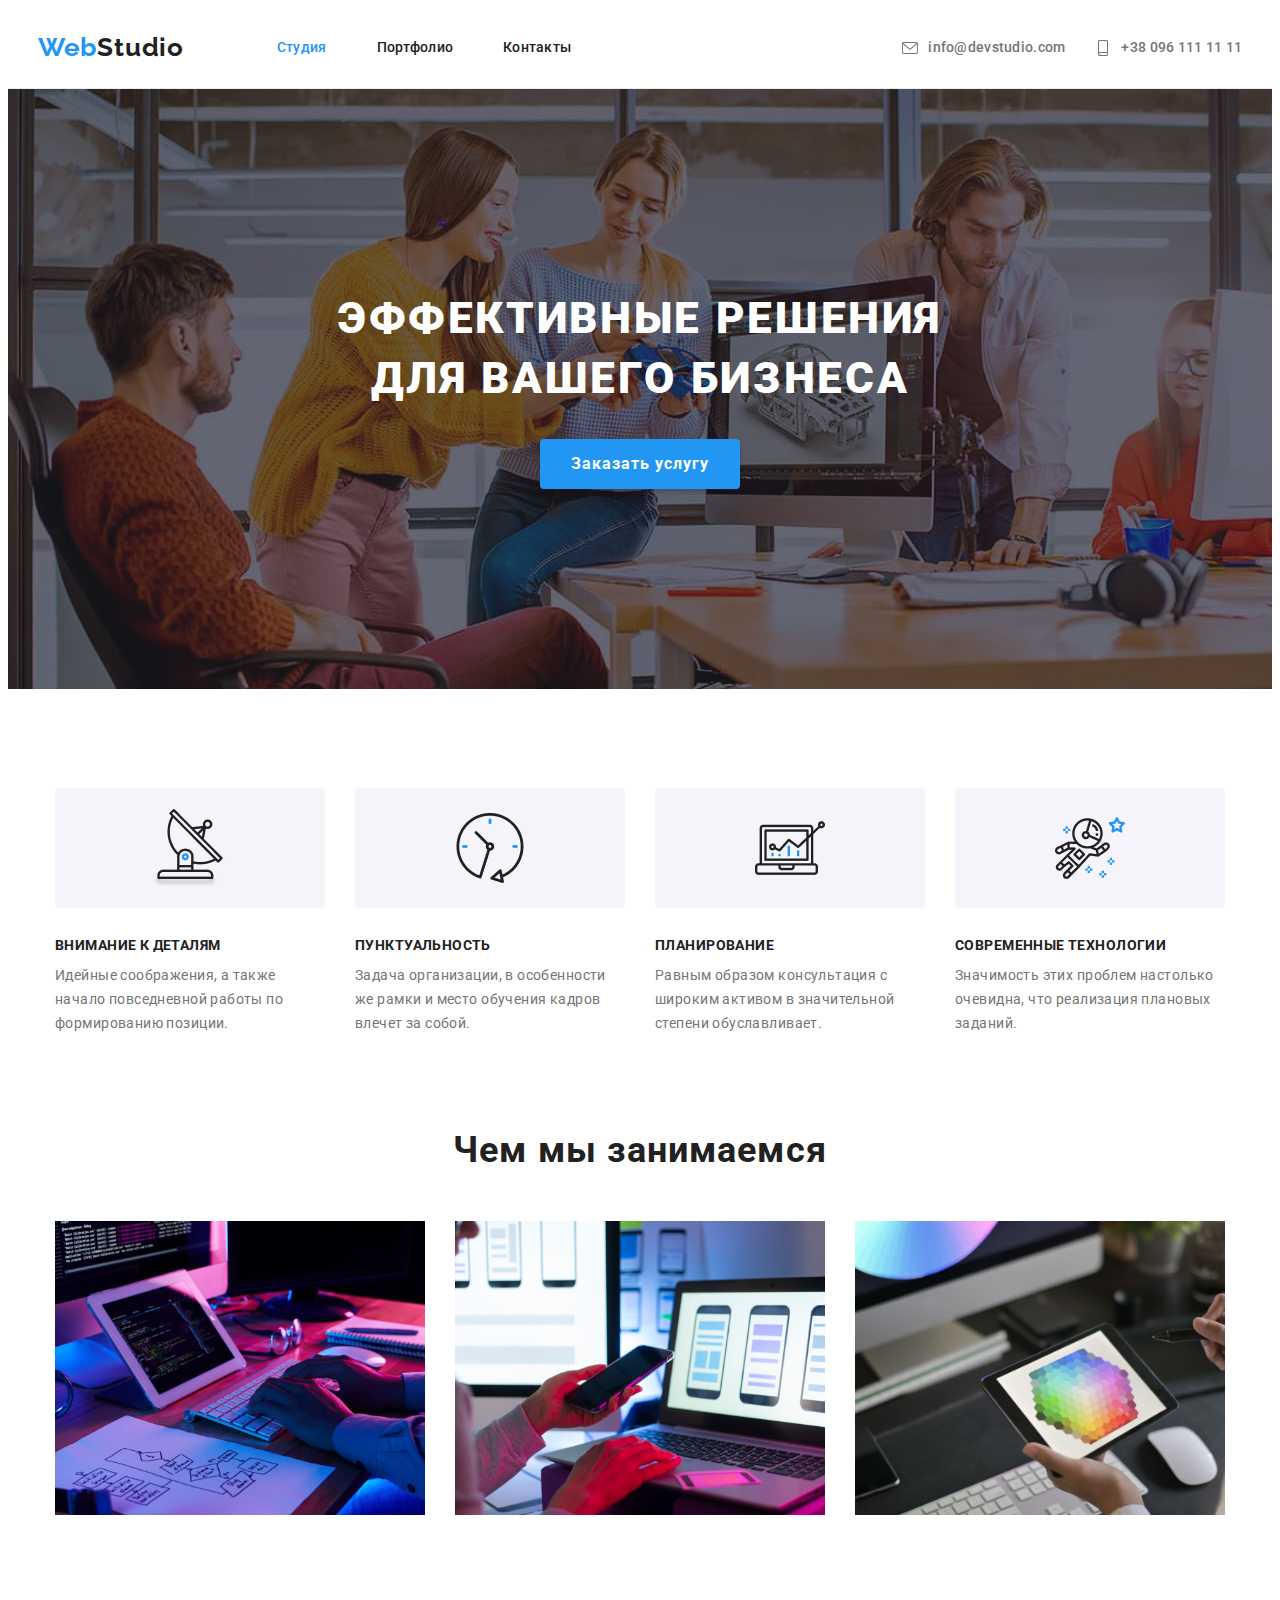
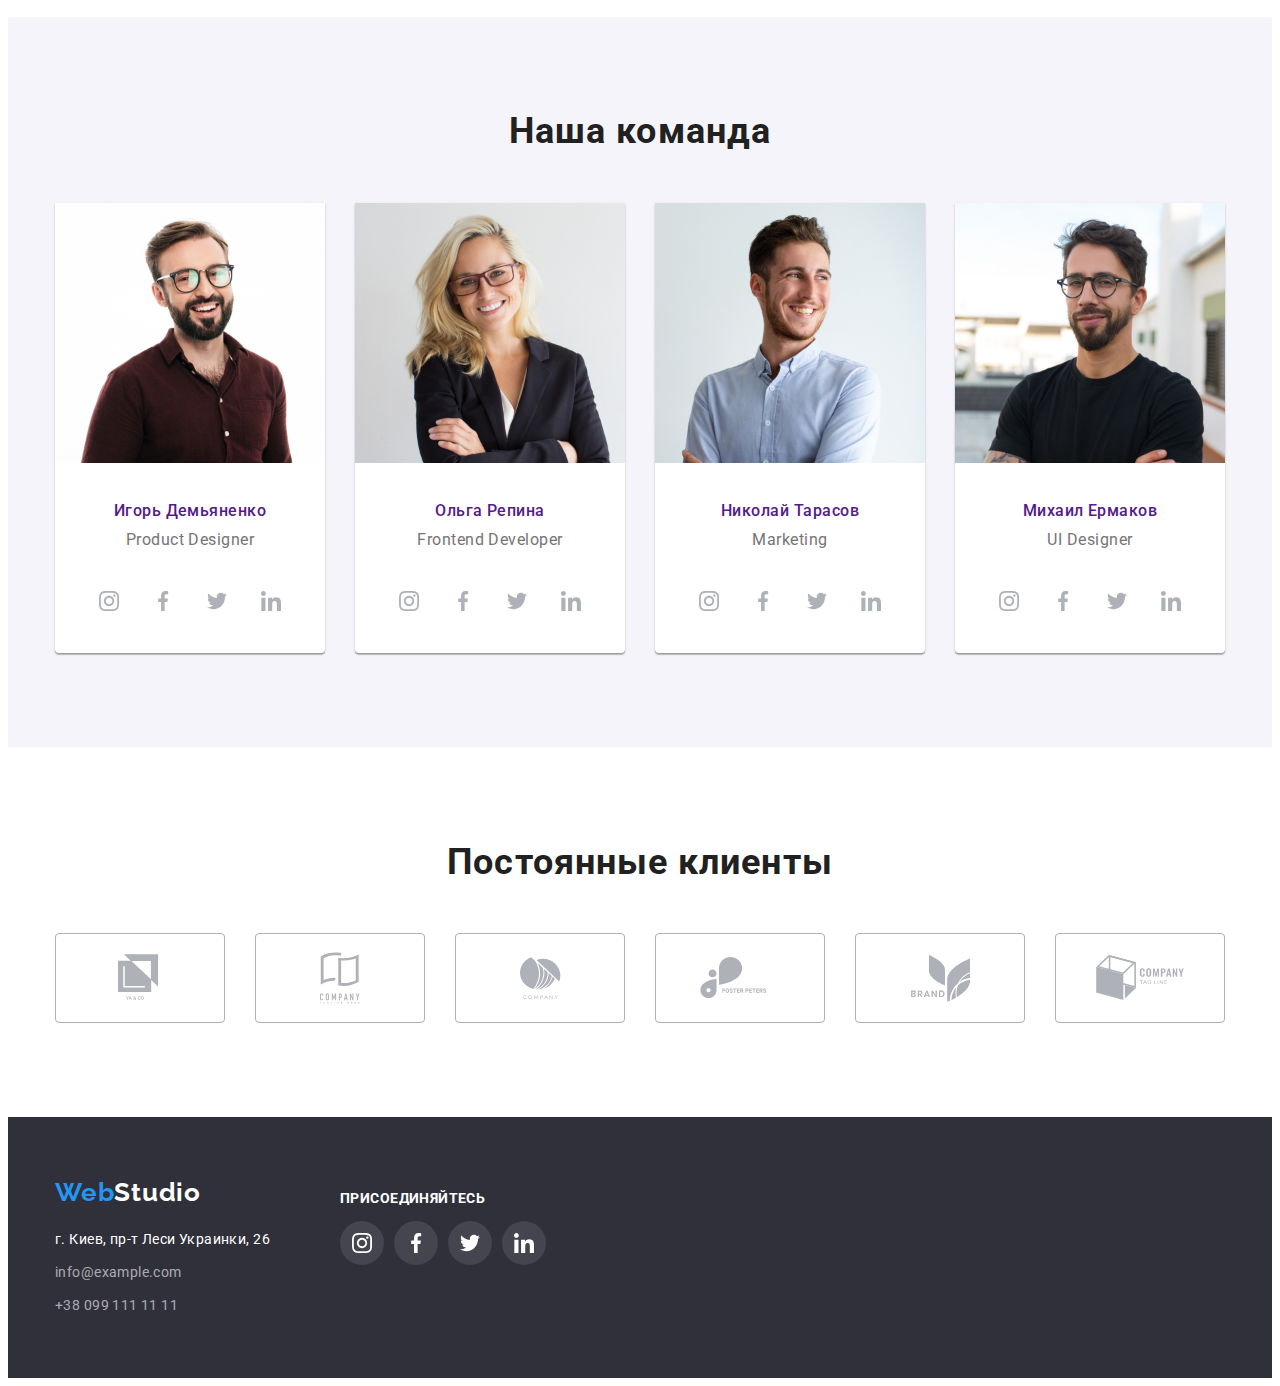
<file: index.html>
<!DOCTYPE html>
<html lang="en">

<head>

    <meta charset="UTF-8">
    <meta http-equiv="X-UA-Compatible" content="IE=edge">
    <meta name="viewport" content="width=device-width, initial-scale=1.0">
    <title>Git rules!</title>

    <!-- <link rel="stylesheet" href="https://cdnjs.cloudflare.com/ajax/libs/modern-normalize/1.0.0/modern-normalize.min.css" /> -->
    <link rel="preconnect" href="https://fonts.googleapis.com">
    <link rel="preconnect" href="https://fonts.gstatic.com" crossorigin>
    <link
        href="https://fonts.googleapis.com/css2?family=Raleway:wght@700&family=Roboto:wght@400;500;700;900&display=swap"
        rel="stylesheet">
    <link rel="stylesheet" href="https://cdnjs.cloudflare.com/ajax/libs/modern-normalize/1.1.0/modern-normalize.min.css"
        integrity="sha512-wpPYUAdjBVSE4KJnH1VR1HeZfpl1ub8YT/NKx4PuQ5NmX2tKuGu6U/JRp5y+Y8XG2tV+wKQpNHVUX03MfMFn9Q=="
        crossorigin="anonymous" referrerpolicy="no-referrer" />
    <link rel="stylesheet" href="./css/styles.css">
</head>

<body>
    <!-- Test rep -->
    <!-- Шапка сайта -->
    <header class="page-header">
        <div class="header">
            <!-- Навигация по сайту -->
            <nav class="nav-style">

                <a class="logo-header link" href="./index.html"><span class="logo-blue">Web</span>Studio</a>



                <ul class="head-nav list">
                    <li class="item"><a href="./index.html" class="link current">Студия</a></li>
                    <li class="item"><a href="./portfolio.html" class="link ">Портфолио</a></li>
                    <li class="item"><a href="" class="link ">Контакты</a></li>
                </ul>

            </nav>


            <!-- Контакты -->

            <ul class="contacts list  ">

                <li class="item-pm">
                    <a class="link flex " href="mailto:info@devstudio.com">
                        <svg class=contacts-icon>
                            <use href="./image/social/symbol-defs.svg#icon-mail">
                            </use>
                        </svg>
                        info@devstudio.com
                    </a>
                </li>

                <li class="item-pm">
                    <a class="link flex" href="tel:+380961111111">
                        <svg class=contacts-icon>
                            <use href="./image/social/symbol-defs.svg#icon-phone">

                            </use>

                        </svg>
                        +38 096 111 11 11
                    </a>
                </li>
            </ul>
        </div>
    </header>

    <main>
        <section class="head-button">
            <div class="container">


                <h1>Эффективные решения <br /> для вашего бизнеса</h1>
                <!-- <a href="" class="button primary" type="button">Заказать услугу</a> -->
                <div class="button-center"> <button type="button" class="button primary"> Заказать услугу</button></div>




            </div>
        </section>

        <!-- Особенности -->
        <section class="features">
            <div class="container">
                <ul class="list">
                    <li class="item details ">

                        <h3 class="title">Внимание к деталям</h3>
                        <p class="feature-text">Идейные соображения, а также начало повседневной работы по формированию
                            позиции.</p>
                    </li>
                    <li class="item clock">

                        <h3 class="title">Пунктуальность</h3>
                        <p class="feature-text">Задача организации, в особенности же рамки и место обучения кадров
                            влечет за собой.</p>
                    </li>
                    <li class="item computer">

                        <h3 class="title">Планирование</h3>
                        <p class="feature-text">Равным образом консультация с широким активом в значительной степени
                            обуславливает.</p>
                    </li>
                    <li class="item astranaut">

                        <h3 class="title">Современные технологии</h3>
                        <p class="feature-text">Значимость этих проблем настолько очевидна, что реализация плановых
                            заданий.</p>
                    </li>
                </ul>
            </div>
        </section>


        <!-- Перечень услуг -->
        <section class="boxes">
            <div class="container">
                <h2 class="section-tittle centered">Чем мы занимаемся</h2>
                <ul class="list">
                    <li class="item"><a href=""><img src=" ./image/1.svg" alt="Coding" width="370"></a></li>
                    <li class="item"><a href=""><img src="./image/2.svg" alt="Mobile" width="370"></a></li>
                    <li class="item"><a href=""><img src="./image/3.svg" alt="Graphic" width="370"></a></li>
                </ul>
            </div>
        </section>

        <!-- Команда -->
        <section class="team">
            <div class="container">
                <h2 class="section-tittle centered">Наша команда</h2>
                <ul class="list">
                    <li class="item">
                        <a class="link" href="">
                            <img src="./image/Игорь.jpg" alt="Игорь Демьяниненко" width="270">
                            <h3>Игорь Демьяненко</h3>
                            <p>Product Designer</p>
                            <ul class="social  ">
                                <li>
                                    <a href="">
                                        <div class="team-social">
                                            <svg class="social-icon">
                                                <use href="./image/social/symbol-defs.svg#icon-instagram">
                                                </use>
                                            </svg>
                                        </div>
                                    </a>

                                </li>
                                <li>
                                    <a href="">
                                        <div class="team-social">
                                            <svg class="social-icon">
                                                <use href="./image/social/symbol-defs.svg#icon-facebook">
                                                </use>
                                            </svg>
                                        </div>
                                    </a>
                                </li>
                                <li>

                                    <a href="">
                                        <div class="team-social">
                                            <svg class="social-icon">
                                                <use href="./image/social/symbol-defs.svg#icon-twitter">
                                                </use>
                                            </svg>
                                        </div>
                                    </a>
                                </li>
                                <li>
                                    <a href="">
                                        <div class="team-social">
                                            <svg class="social-icon">
                                                <use href=./image/social/symbol-defs.svg#icon-linkedin>
                                                </use>
                                            </svg>
                                        </div>
                                    </a>
                                </li>
                            </ul>


                    </li>

                    <li class="item">
                        <a class="link" href="">
                            <img src="./image/Ольга.jpg" alt="Ольга Репина" width="270">
                            <h3>Ольга Репина</h3>
                            <p>Frontend Developer</p>
                            <ul class="social  ">
                                <li>
                                    <a href="">
                                        <div class="team-social">
                                            <svg class="social-icon">
                                                <use href="./image/social/symbol-defs.svg#icon-instagram">
                                                </use>
                                            </svg>
                                        </div>
                                    </a>

                                </li>
                                <li>
                                    <a href="">
                                        <div class="team-social">
                                            <svg class="social-icon">
                                                <use href="./image/social/symbol-defs.svg#icon-facebook">
                                                </use>
                                            </svg>
                                        </div>
                                    </a>
                                </li>
                                <li>

                                    <a href="">
                                        <div class="team-social">
                                            <svg class="social-icon">
                                                <use href="./image/social/symbol-defs.svg#icon-twitter">
                                                </use>
                                            </svg>
                                        </div>
                                    </a>
                                </li>
                                <li>
                                    <a href="">
                                        <div class="team-social">
                                            <svg class="social-icon">
                                                <use href=./image/social/symbol-defs.svg#icon-linkedin>
                                                </use>
                                            </svg>
                                        </div>
                                    </a>
                                </li>
                            </ul>
                        </a>
                    </li>
                    <a class="link" href="">
                        <li class="item">
                            <img src="./image/Николай.jpg" alt="Николай Тарасов" width="270">
                            <h3>Николай Тарасов</h3>
                            <p>Marketing</p>
                            <ul class="social  ">
                                <li>
                                    <a href="">
                                        <div class="team-social">
                                            <svg class="social-icon">
                                                <use href="./image/social/symbol-defs.svg#icon-instagram">
                                                </use>
                                            </svg>
                                        </div>
                                    </a>

                                </li>
                                <li>
                                    <a href="">
                                        <div class="team-social">
                                            <svg class="social-icon">
                                                <use href="./image/social/symbol-defs.svg#icon-facebook">
                                                </use>
                                            </svg>
                                        </div>
                                    </a>
                                </li>
                                <li>

                                    <a href="">
                                        <div class="team-social">
                                            <svg class="social-icon">
                                                <use href="./image/social/symbol-defs.svg#icon-twitter">
                                                </use>
                                            </svg>
                                        </div>
                                    </a>
                                </li>
                                <li>
                                    <a href="">
                                        <div class="team-social">
                                            <svg class="social-icon">
                                                <use href=./image/social/symbol-defs.svg#icon-linkedin>
                                                </use>
                                            </svg>
                                        </div>
                                    </a>
                                </li>
                            </ul>
                    </a>
                    </li>
                    <a class="link" href="">
                        <li class="item">
                            <img src="./image/Михаил.jpg" alt="Михаил Ермаков" width="270">
                            <h3>Михаил Ермаков</h3>
                            <p>UI Designer</p>
                            <ul class="social  ">
                                <li>
                                    <a href="">
                                        <div class="team-social">
                                            <svg class="social-icon">
                                                <use href="./image/social/symbol-defs.svg#icon-instagram">
                                                </use>
                                            </svg>
                                        </div>
                                    </a>

                                </li>
                                <li>
                                    <a href="">
                                        <div class="team-social">
                                            <svg class="social-icon">
                                                <use href="./image/social/symbol-defs.svg#icon-facebook">
                                                </use>
                                            </svg>
                                        </div>
                                    </a>
                                </li>
                                <li>

                                    <a href="">
                                        <div class="team-social">
                                            <svg class="social-icon">
                                                <use href="./image/social/symbol-defs.svg#icon-twitter">
                                                </use>
                                            </svg>
                                        </div>
                                    </a>
                                </li>
                                <li>
                                    <a href="">
                                        <div class="team-social">
                                            <svg class="social-icon">
                                                <use href=./image/social/symbol-defs.svg#icon-linkedin>
                                                </use>
                                            </svg>
                                        </div>
                                    </a>
                                </li>
                            </ul>
                    </a>
                    </li>

                </ul>
            </div>
        </section>
    </main>


    <section class="clients">
        <div class="container">
            <h2>Постоянные клиенты</h2>
            <ul class="list">
                <li class="clients-li">
                    <a href="">
                        <div class="clients-img">
                            <svg class="client-icons" width="44.27" height="49.23">
                                <use href=./image/social/symbol-defs.svg#icon-logo-1>

                                </use>
                            </svg>
                        </div>
                    </a>
                </li>
                <li>
                    <a href="">
                        <div class="clients-img">
                            <svg class="client-icons" width="40" height="52">
                                <use href=./image/social/symbol-defs.svg#icon-logo-2>

                                </use>
                            </svg>
                        </div>
                    </a>
                </li>
                <li>
                    <a href="">
                        <div class="clients-img">
                            <svg class="client-icons" width="41" height="42.6">
                                <use href=./image/social/symbol-defs.svg#icon-logo-3>

                                </use>
                            </svg>
                        </div>
                    </a>
                </li>
                <li>
                    <a href="">
                        <div class="clients-img">
                            <svg class="client-icons" width="79.66" height="42.02">
                                <use href=./image/social/symbol-defs.svg#icon-logo-4>

                                </use>
                            </svg>
                        </div>
                    </a>
                </li>
                <li>
                    <a href="">
                        <div class="clients-img">
                            <svg class="client-icons" width="59" height="47">
                                <use href=./image/social/symbol-defs.svg#icon-logo-5>

                                </use>
                            </svg>
                        </div>
                    </a>
                </li>
                <li>
                    <a href="">
                        <div class="clients-img">
                            <svg class="client-icons" width="88.48" height="45.44">
                                <use href=./image/social/symbol-defs.svg#icon-logo-6>

                                </use>
                            </svg>
                        </div>
                    </a>
                </li>
            </ul>
        </div>
    </section>

    <!-- Футер -->
    <footer class="footer-nav">
        <div class="fotter-all container ">
            <div class="footer-container">
                <a class="logo-footer link" href="./index.html"><span class="logo-blue">Web</span>Studio</a>
                <address>
                    <ul class="list">
                        <li class="item adress link">
                            г. Киев, пр-т Леси Украинки, 26 <br />
                        </li>
                        <li class="item">
                            <a class="footer-contacts" href="mailto:info@devstudio.com">info@example.com</a>
                        </li>
                        <li class="item">
                            <a class="footer-contacts" href="tel:+380961111111">+38 099 111 11 11</a>
                        </li>
                    </ul>
                </address>
            </div>
            <div class="connect">
                <p class="tittle-connect">ПРИСОЕДИНЯЙТЕСЬ</p>
                <ul class="list connect-list">
                    <li>
                        <a href="">
                            <div class="connect-social">
                                <svg class="connect-icon">
                                    <use href="./image/social/symbol-defs.svg#icon-instagram">
                                    </use>
                                </svg>
                            </div>
                        </a>

                    </li>
                    <li>
                        <a href="">
                            <div class="connect-social">
                                <svg class="connect-icon">
                                    <use href="./image/social/symbol-defs.svg#icon-facebook">
                                    </use>
                                </svg>
                            </div>
                        </a>
                    </li>
                    <li>

                        <a href="">
                            <div class="connect-social">
                                <svg class="connect-icon">
                                    <use href="./image/social/symbol-defs.svg#icon-twitter">
                                    </use>
                                </svg>
                            </div>
                        </a>
                    </li>
                    <li>
                        <a href="">
                            <div class="connect-social">
                                <svg class="connect-icon">
                                    <use href=./image/social/symbol-defs.svg#icon-linkedin>
                                    </use>
                                </svg>
                            </div>
                        </a>
                    </li>
                </ul>
            </div>
        </div>
    </footer>


</body>

</html>
</file>
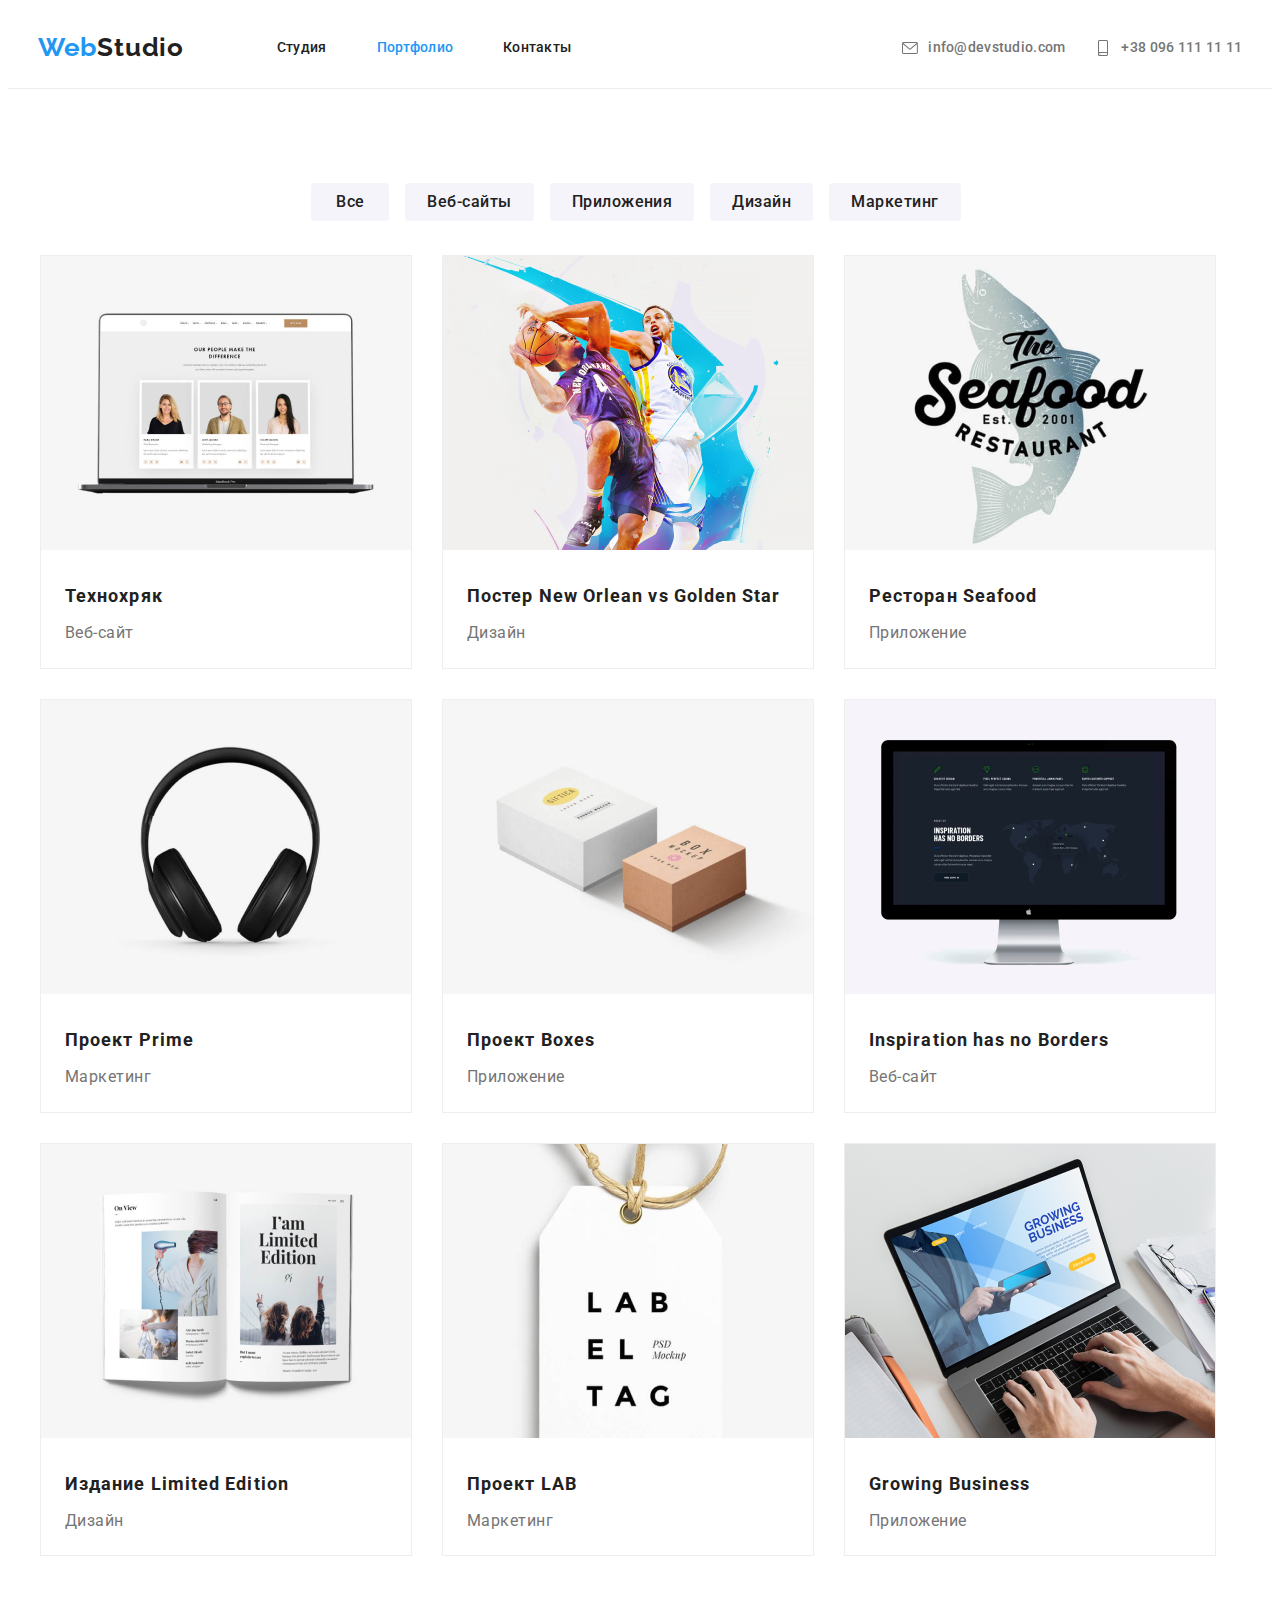
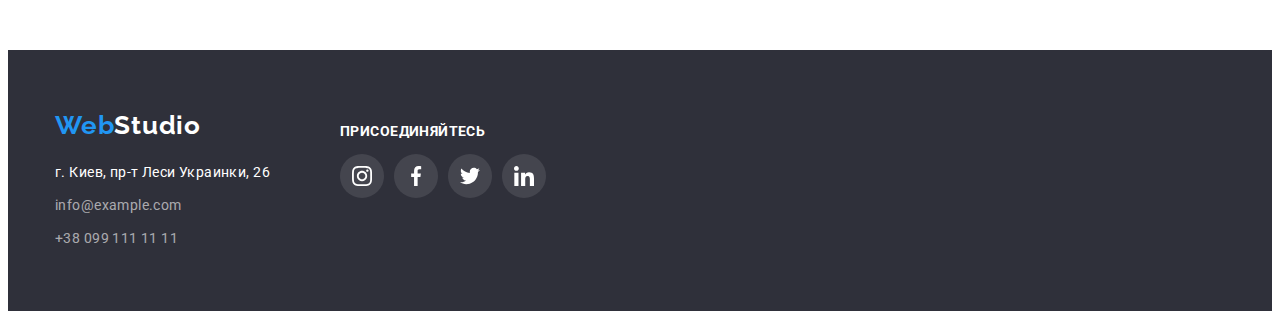
<file: portfolio.html>
<!DOCTYPE html>
<html lang="ru">

<head>
    <meta charset="UTF-8">
    <meta http-equiv="X-UA-Compatible" content="IE=edge">
    <meta name="viewport" content="width=device-width, initial-scale=1.0">
    <title>Portfolio</title>

    <link rel="preconnect" href="https://fonts.googleapis.com">
    <link rel="preconnect" href="https://fonts.gstatic.com" crossorigin>
    <link
        href="https://fonts.googleapis.com/css2?family=Raleway:wght@700&family=Roboto:wght@400;500;700;900&display=swap"
        rel="stylesheet">
    <link rel="stylesheet" href="https://cdnjs.cloudflare.com/ajax/libs/modern-normalize/1.1.0/modern-normalize.min.css"
        integrity="sha512-wpPYUAdjBVSE4KJnH1VR1HeZfpl1ub8YT/NKx4PuQ5NmX2tKuGu6U/JRp5y+Y8XG2tV+wKQpNHVUX03MfMFn9Q=="
        crossorigin="anonymous" referrerpolicy="no-referrer" />
    <link rel="stylesheet" href="./css/styles.css">
</head>


<body>

    <!-- Шапка сайта -->
    <!-- Шапка сайта -->
    <header class="page-header">
        <div class="header">
            <!-- Навигация по сайту -->
            <nav class="nav-style">

                <a class="logo-header link" href="./index.html"><span class="logo-blue">Web</span>Studio</a>



                <ul class="head-nav list">
                    <li class="item"><a href="./index.html" class="link ">Студия</a></li>
                    <li class="item"><a href="./portfolio.html" class="link current">Портфолио</a></li>
                    <li class="item"><a href="" class="link ">Контакты</a></li>
                </ul>

            </nav>


            <!-- Контакты -->

            <ul class="contacts list  ">

                <li class="item-pm">
                    <a class="link flex " href="mailto:info@devstudio.com">
                        <svg class=contacts-icon>
                            <use href="./image/social/symbol-defs.svg#icon-mail">
                            </use>
                        </svg>
                        info@devstudio.com
                    </a>
                </li>

                <li class="item-pm">
                    <a class="link flex" href="tel:+380961111111">
                        <svg class=contacts-icon>
                            <use href="./image/social/symbol-defs.svg#icon-phone">

                            </use>

                        </svg>
                        +38 096 111 11 11
                    </a>
                </li>
            </ul>
        </div>
    </header>

    <!-- Фильтры -->
    <main>

        <h1 hidden>Страница Портфолио</h1>
        <section class="filter">

            <!-- Перечень фильтров  -->
            <ul class="list">
                <li class="item"><button class="button" type="button">Все</button></li>
                <li class="item"><button class="button" type="button">Веб-сайты</button></li>
                <li class="item"><button class="button" type="button">Приложения</button></li>
                <li class="item"><button class="button" type="button">Дизайн</button></li>
                <li class="item"><button class="button" type="button">Маркетинг</button></li>

            </ul>

        </section>


        <!-- Проекты  -->
        <section class="project">
            <!-- Список проектов -->
            <div class="project-container ">
                <ul class="list">
                    <li class="item">
                        <a class="link" href="">
                            <img src="./image/Portfolio/1.jpg" alt="Главная страница сайты технохряк" width="370">
                            <h3>Технохряк</h3>
                            <p>Веб-сайт</p>
                        </a>
                    </li>
                    <li class="item">
                        <a class="link" href="">
                            <img src="./image/Portfolio/2.png" alt="Постер Баскетболистов" width="370">
                            <h3>Постер New Orlean vs Golden Star</h3>
                            <p>Дизайн</p>
                        </a>
                    </li>
                    <li class="item">
                        <a class="link" href="">
                            <img src="./image/Portfolio/3.png" alt="Логотип ресторана" width="370">
                            <h3>Ресторан Seafood</h3>
                            <p>Приложение</p>
                        </a>
                    <li class="item">
                        <a class="link" href="">
                            <img src="./image/Portfolio/4.png" alt="Наушники" width="370">
                            <h3>Проект Prime</h3>
                            <p>Маркетинг</p>
                        </a>
                    </li>
                    <li class="item">
                        <a class="link" href="">
                            <img src="./image/Portfolio/5.png" alt="Коробки" width="370">
                            <h3>Проект Boxes</h3>
                            <p>Приложение</p>
                        </a>
                    <li class="item">
                        <a class="link" href="">
                            <img src="./image/Portfolio/6.png" alt="Монитор" width="370">
                            <h3>Inspiration has no Borders</h3>
                            <p>Веб-сайт</p>
                        </a>
                    <li class="item">
                        <a class="link" href="">
                            <img src="./image/Portfolio/7.png" alt="Журнал" width="370">
                            <h3>Издание Limited Edition</h3>
                            <p>Дизайн</p>
                        </a>
                    <li class="item">
                        <a class="link" href="">
                            <img src="./image/Portfolio/8.png" alt="Логотип" width="370">
                            <h3>Проект LAB</h3>
                            <p>Маркетинг</p>
                        </a>
                    <li class="item">
                        <a class="link" href="">
                            <img src="./image/Portfolio/9.png" alt="Ноутбук" width="370">
                            <h3>Growing Business</h3>
                            <p>Приложение</p>
                        </a>

                </ul>
            </div>
        </section>


    </main>


    <!-- Футер -->
    <!-- Футер -->
    <footer class="footer-nav">
        <div class="fotter-all container ">
            <div class="footer-container">
                <a class="logo-footer link" href="./index.html"><span class="logo-blue">Web</span>Studio</a>
                <address>
                    <ul class="list">
                        <li class="item adress link">
                            г. Киев, пр-т Леси Украинки, 26 <br />
                        </li>
                        <li class="item">
                            <a class="footer-contacts" href="mailto:info@devstudio.com">info@example.com</a>
                        </li>
                        <li class="item">
                            <a class="footer-contacts" href="tel:+380961111111">+38 099 111 11 11</a>
                        </li>
                    </ul>
                </address>
            </div>
            <div class="connect">
                <p class="tittle-connect">ПРИСОЕДИНЯЙТЕСЬ</p>
                <ul class="list connect-list">
                    <li>
                        <a href="">
                            <div class="connect-social">
                                <svg class="connect-icon">
                                    <use href="./image/social/symbol-defs.svg#icon-instagram">
                                    </use>
                                </svg>
                            </div>
                        </a>

                    </li>
                    <li>
                        <a href="">
                            <div class="connect-social">
                                <svg class="connect-icon">
                                    <use href="./image/social/symbol-defs.svg#icon-facebook">
                                    </use>
                                </svg>
                            </div>
                        </a>
                    </li>
                    <li>

                        <a href="">
                            <div class="connect-social">
                                <svg class="connect-icon">
                                    <use href="./image/social/symbol-defs.svg#icon-twitter">
                                    </use>
                                </svg>
                            </div>
                        </a>
                    </li>
                    <li>
                        <a href="">
                            <div class="connect-social">
                                <svg class="connect-icon">
                                    <use href=./image/social/symbol-defs.svg#icon-linkedin>
                                    </use>
                                </svg>
                            </div>
                        </a>
                    </li>
                </ul>
            </div>
        </div>
    </footer>


</body>

</html>
</file>
<file: css/styles.css>
html {
  box-sizing: border-box;
}
*,
*::before,
*::after {
  box-sizing: inherit;
}
/* Цвета */
:root {
  --grey: #757575;
  --main-black: #212121;
  --background: #2f303a;
  --button-background: #f5f4fa;
  --background-white: #ffffff;
  --footer-rgba: rgba(255, 255, 255, 0.6);
  --hover: #2196f3;
}

body {
  color: var(--main-black);

  font-family: 'Roboto', sans-serif;
  font-size: 14px;
  line-height: 1.71;
  letter-spacing: 0.03em;
}

/* Убрать точки у списков */
ul,
ol {
  list-style: none;
  margin: 0;
  padding: 0;
}

/* Убрать подчеркивания у ссылок */
a {
  text-decoration: none;
}
/* h1-h6 */
h1,
h2,
h3,
h4,
h5,
h6,
p {
  margin: 0;
  padding: 0;
}
/* Ширина основоной страници */
.container {
  max-width: 1200px;
  padding-left: 15px;
  padding-right: 15px;
  margin-left: auto;
  margin-right: auto;
}

/* Логотип в шапке */
.logo-header {
  color: var(--main-black);
  font-weight: 700;
  font-family: 'Raleway', sans-serif;
  font-size: 26px;
  line-height: 1.19;
  letter-spacing: 0.03em;
  margin-left: 0;
  margin-right: 93px;
  margin-top: 24px;
  margin-bottom: 25px;
}
.logo-blue {
  color: #2196f3;
}

/* Логотип футер */
.logo-footer {
  color: var(--background-white);
  font-weight: 700;
  font-family: 'Raleway', sans-serif;
  font-size: 26px;
  line-height: 1.19;
  letter-spacing: 0.03em;
  display: inline-block;
  margin-bottom: 20px;
}

/* стили для шапки */
.head-nav .link {
  color: var(--main-black);
  font-weight: 500;
  font-size: 14px;
  line-height: 1.14;
  letter-spacing: 0.02em;
  display: block;
}
.head-nav {
  display: flex;
  margin-top: 32px;
  margin-bottom: 32px;
  margin-right: 331px;
}
/* .head-nav .item {
  margin-right: 50px;
}
.head-nav .item:last-child {
  margin-right: 0;
} */
.head-nav .item:not(:last-child) {
  margin-right: 50px;
}
/* расположение элементов в шапке */
.page-header {
  display: flex;
  align-items: center;
  justify-content: center;
}
.page-header {
  border-bottom: 1px solid #ececec;
}
.nav-style {
  display: flex;
  align-items: center;
  justify-content: center;
}
/* .nav-style {
  display: flex;
  align-items: center;
  justify-content: center;
} */

.head-nav .link:hover,
.head-nav .link:focus {
  color: var(--hover);
}
/* Контакты */
.contacts {
  display: flex;
}
.contacts .item:not(:last-child) {
  margin-right: 50px;
  /* justify-content: flex-end; */
}
.contacts .link {
  color: var(--grey);
  font-weight: 500;
  line-height: 1.14;
  letter-spacing: 0.02em;
  display: block;
}

.contacts .item {
  display: flex;
}
.contacts .link:hover,
.contacts .link:focus {
  color: var(--hover);
}

.item-pm:hover {
  fill: var(--hover);
}

.head-nav .current {
  color: var(--hover);
}

.contacts-icon {
  width: 16px;
  height: 16px;
  fill: currentColor;
  margin-right: 10px;
}

.header {
  display: flex;
  align-items: center;
}

.contacts .item-pm + .item-pm {
  margin-left: 30px;
}
.contacts .flex {
  display: flex;
  align-items: center;
}
/* стили для футера */
.footer-nav {
  background-color: var(--background);

  padding-top: 60px;
  padding-bottom: 60px;
}

.adress {
  color: var(--background-white);
}

.footer-contacts {
  color: var(--footer-rgba);
}

.footer-container .item + .item {
  margin-top: 9px;
}
/* Стили для адреса и контактов футер */
.footer-nav .list {
  font-style: normal;
  font-size: 14px;
  line-height: 1.71;
  letter-spacing: 0.03em;
}

.adress:hover,
.adress:focus,
.footer-contacts:hover,
.footer-contacts:focus {
  color: var(--hover);
}

/* Значки футера-соц.сети */
.tittle-connect {
  color: var(--background-white);
  font-family: 'Roboto', sans-serif;
  font-weight: bold;
  font-size: 14px;
  line-height: 1.14;
  letter-spacing: 0.03em;
  text-transform: uppercase;
  margin-top: 14px;
  margin-bottom: 14px;
}

.connect-social {
  display: flex;
  width: 44px;
  height: 44px;
  border-radius: 50%;
  background-color: rgba(255, 255, 255, 0.1);

  justify-content: center;
  align-items: center;
}

.connect-list {
  margin-right: 32px;
  /* margin-left: 32px; */
  /* margin-bottom: 30px; */
  /* margin-top: 20px; */
  display: flex;
}

.connect-list > li:not(:last-child) {
  margin-right: 10px;
}
.connect-social:hover {
  background-color: var(--hover);
}

.connect-social:hover .social-icon {
  fill: var(--background-white);
}

.connect-icon {
  width: 20px;
  height: 20px;
  fill: var(--background-white);
}

.footer-all {
  width: 1200px;

  padding-left: 15px;
  padding-right: 15px;
  margin-left: auto;
  margin-right: auto;
}
.footer-nav .container {
  display: flex;
}

.connect {
  margin-left: 70px;
  margin-right: auto;
}
/* Шапка с кнопкой */
.head-button {
  background: rgb(86 86 86);
}

.head-button .container {
  max-width: 1600px;
  text-align: center;
  min-height: 600px;
  margin-left: auto;
  margin-right: auto;
  /* outline: 1px solid black; */
  background-image: linear-gradient(
      to right,
      rgba(47, 48, 58, 0.4),
      rgba(47, 48, 58, 0.4)
    ),
    url('../image/Portfolio/head-img.jpg');
}

.head-button h1 {
  color: var(--background-white);
  font-weight: 900;
  font-size: 44px;
  line-height: 1.36;
  text-align: center;
  letter-spacing: 0.06em;
  text-transform: uppercase;
  /* margin-bottom: 30px; */
  padding-top: 200px;
  padding-bottom: 30px;
}

.centered {
  text-align: center;
}
/* оформлениек кнопки */
.head-button .list {
  margin-top: 0;
  padding: 0;
}

/* .head-button .button {
  background-color: var(--hover);
  color: var(--background-white);
  font-family: 'Roboto', sans-serif;
  font-weight: 700;
  font-size: 16px;
  line-height: 1.87;
  letter-spacing: 0.06em;
  border-radius: 4px;
  box-shadow: 0px 4px 4px rgba(0, 0, 0, 0.15);
  width: 200px;
  height: 50px;
  left: 700px;
  top: 430px;
  border: none;
  margin-bottom: 200px;
  margin-top: 30px;
  text-align: center;
} */
.button-center .button {
  background-color: var(--hover);
  color: var(--background-white);
  font-family: 'Roboto', sans-serif;
  font-weight: 700;
  font-size: 16px;
  line-height: 1.87;
  letter-spacing: 0.06em;
  border-radius: 4px;
  box-shadow: 0px 4px 4px rgba(0, 0, 0, 0.15);
  border: none;
  width: 200px;
  height: 50px;
  left: 700px;
  top: 430px;
  padding: 0;
  margin-bottom: 200px;
}

/* Заголовки */
.section-tittle {
  font-weight: 700;
  font-size: 36px;
  line-height: 1.16;
  text-align: center;
  letter-spacing: 0.03em;
}

/* Заголовки особенностей */
.features h3 {
  font-weight: 700;
  font-size: 14px;
  line-height: 1.14;
  letter-spacing: 0.03em;
  text-transform: uppercase;
  margin-bottom: 10px;
  margin-top: 0px;
}
.features p {
  color: var(--grey);
  font-weight: 400;
  font-size: 14px;
  line-height: 1.71;
  letter-spacing: 0.03em;
  margin-top: 0;
  margin-bottom: 94px;
}
.features .list {
  display: flex;
  justify-content: center;
  /* width: 270px; */
  align-items: center;
}
.features .item:not(:last-child) {
  margin-right: 30px;
}
.features .item {
  width: 270px;
  margin-top: 99px;
}
/* Особенности картинки  */
.features .item::before {
  display: block;
  content: '';
  height: 120px;
  /* background-size: contain; */
  background-position: center;
  background-color: #f5f4fa;
  border-radius: 4px;
  margin-bottom: 30px;
  background-repeat: no-repeat;
}
.details::before {
  background-image: url('../image/antenapng.png');
}
.clock::before {
  background-image: url('../image/clock.png');
}
.computer::before {
  background-image: url('../image/computer.png');
}
.astranaut::before {
  background-image: url('../image/astronaut.png');
}

/* Чем мы занимаемся  */
.boxes .list {
  display: flex;
  justify-content: center;
}
.boxes .item:not(:last-child) {
  margin-right: 30px;
}
.section-tittle {
  margin-top: 0;
  margin-bottom: 50px;
}

/* Наша команда */

.team h3 {
  font-weight: 500;
  font-size: 16px;
  line-height: 1.19;
  /* text-align: center; */
  letter-spacing: 0.03em;
  /* margin-top: 94px; */
  margin-bottom: 10px;
  text-align: center;
}

.team p {
  color: var(--grey);
  font-weight: 400;
  font-size: 16px;
  line-height: 1.19;
  /* text-align: center; */
  letter-spacing: 0.03em;
  margin-bottom: 30px;
  text-align: center;
}
.team .list {
  display: flex;
  /* justify-content: space-between; */
  justify-content: center;
  /* margin-bottom: 94px; */
  padding-bottom: 94px;
}
.team .item:not(:last-child) {
  margin-right: 30px;
}
.team .item {
  box-shadow: 0px 1px 3px rgba(0, 0, 0, 0.12), 0px 1px 1px rgba(0, 0, 0, 0.14),
    0px 2px 1px rgba(0, 0, 0, 0.2);
  border-radius: 0px 0px 4px 4px;
  background-color: var(--background-white);
}
.team {
  padding-top: 94px;
  margin-top: 94px;
  /* margin-top: 94px; */

  background-color: var(--button-background);
}
.team img {
  margin-bottom: 30px;
}
/* значки соц сетей  */

.team-social {
  display: flex;
  width: 44px;
  height: 44px;
  border-radius: 50%;
  background-color: var(--background-white);
  background-color: transparent;
  justify-content: center;
  align-items: center;
}

.social {
  margin-right: 32px;
  margin-left: 32px;
  margin-bottom: 30px;
  display: flex;
}

.social > li:not(:last-child) {
  margin-right: 10px;
}

.team-social:hover {
  background-color: var(--hover);
}
.team-social:hover .social-icon {
  fill: var(--background-white);
}

.social-icon {
  width: 20px;
  height: 20px;
  fill: #afb1b8;
}
/* Кнопки фильтра */
.filter .button {
  font-family: 'Roboto', sans-serif;
  color: var(--main-black);
  background-color: var(--button-background);
  border: none;
  font-weight: 500;
  font-size: 16px;
  line-height: 1.62;
  text-align: center;
  letter-spacing: 0.03em;
  cursor: pointer;
  border-radius: 4px;
  /* width: 200px; */
  height: 38px;
  /* left: 700px; */
  /* top: 430px; */
  padding: 0;
  min-width: 78px;
  margin-right: 8px;
  padding-left: 22px;
  padding-right: 22px;
  padding-top: 6px;
  padding-bottom: 6px;
}
.filter .button:not(:last-child) {
  margin-right: 8px;
}
.filter {
  margin-top: 94px;
}
.filter .item {
}
.filter .list {
  display: flex;
  flex-direction: row;
  justify-content: center;
  align-items: center;

  /* flex-basis: calc((100% - 30px) / 5); */
}
/* .filter .item {
} */
.filter .item:not(:last-child) {
  margin-right: 8px;
}

.filter .button:hover,
.filter .button:focus {
  color: var(--background-white);
  background-color: var(--hover);
  box-shadow: 0px 3px 1px rgba(0, 0, 0, 0.1), 0px 1px 2px rgba(0, 0, 0, 0.08),
    0px 2px 2px rgba(0, 0, 0, 0.12);
}

/* Стили для проектов */

.project h3 {
  font-family: Roboto;
  font-weight: 700;
  font-size: 18px;
  line-height: 2;
  letter-spacing: 0.06em;
  margin-left: 24px;
  margin-right: 24px;
  margin-top: 20px;
  margin-bottom: 4px;
  color: var(--main-black);
}
.project {
  margin-bottom: 94px;
  width: 1200px;
  margin-right: auto;
  margin-left: auto;
}
.project p {
  color: var(--grey);
  font-weight: 400;
  font-size: 16px;
  line-height: 1.87;
  letter-spacing: 0.03em;
  margin-left: 24px;
  margin-right: 24px;
  margin-top: 0px;
  margin-bottom: 20px;
}
/* .project-container p {
  margin-top: 4px;
  margin-bottom: 20px;
  margin-left: 24px;
  margin-right: 24px;
} */

.project .list {
  display: flex;
  flex-wrap: wrap;
  /* margin-right: -30px; */

  /* flex-basis: calc((100% -90px) / 3); */
}
/* .project .list:not(:last-child) {
  margin-right: 30px;
} */
/* .project-container .item:not(:last-child) {
  margin-right: 30px;
} */
.project-container .item {
  margin-right: 30px;
  margin-bottom: 30px;
  /* border: 1px solid #eeeeee; */
  border: 1px solid #eeeeee;
}
.project-container .item:nth-child(3n) {
  margin-right: 0;
}
.project-container .item:nth-last-child(-n + 3) {
  margin-bottom: 0;
}
.project-container .item:hover {
  box-shadow: 0px 1px 1px rgba(0, 0, 0, 0.12), 0px 4px 4px rgba(0, 0, 0, 0.06),
    1px 4px 6px rgba(0, 0, 0, 0.16);
}

.project-container {
  /* display: flex; */
  /* width: px; */
  /* padding-left: 30px;
  padding-right: 30px; */
  /* text-align: center; */
  margin-left: auto;
  margin-right: auto;
  margin-top: 34px;
  /* align-items: center; */
  /* justify-content: center; */
}

/* Постоянные клиенты */
.clients .list {
  display: flex;
  align-items: center;
  margin-left: auto;
  margin-right: auto;
}
.clients .clients-img {
  margin-right: 30px;
}
.clients .clients-img:not(:last-child) {
  margin-right: 30px;
}

.clients h2 {
  font-family: Roboto;
  font-style: normal;
  font-weight: bold;
  font-size: 36px;
  line-height: 42px;
  text-align: center;
  letter-spacing: 0.03em;
  color: #212121;
  margin-bottom: 50px;
}

.clients {
  margin-top: 94px;
  margin-bottom: 94px;
}

.clients .clients-img {
  border: 1px solid #afb1b8;
  /* box-sizing: border-box; */
  border-radius: 4px;
  width: 170px;
  height: 90px;
  display: flex;
  justify-content: center;
  align-items: center;
  fill: #afb1b8;
}

.client-icons {
  align-items: center;
}

/* .clients-img:hover .client-icons {
  fill: var(--hover);
} */

.clients-img:hover {
  fill: var(--hover);
  border-color: var(--hover);
}
</file>
